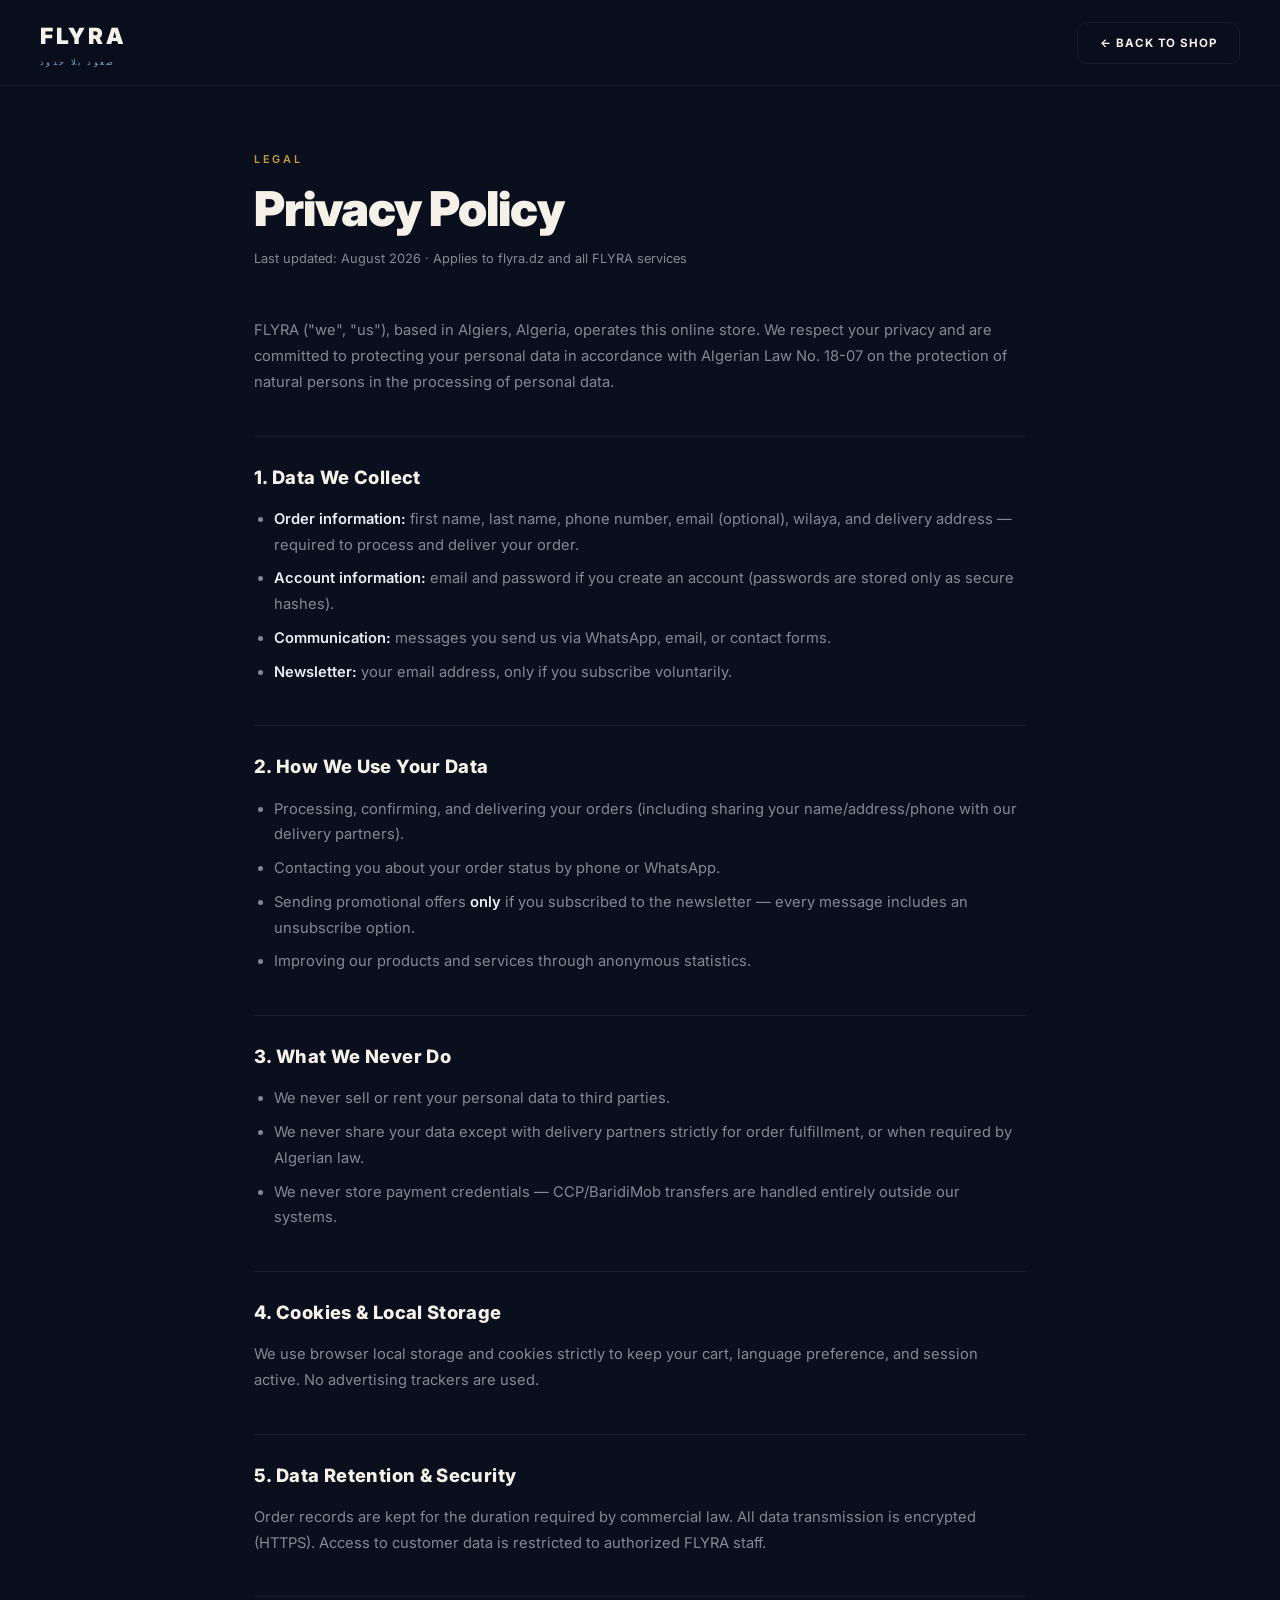
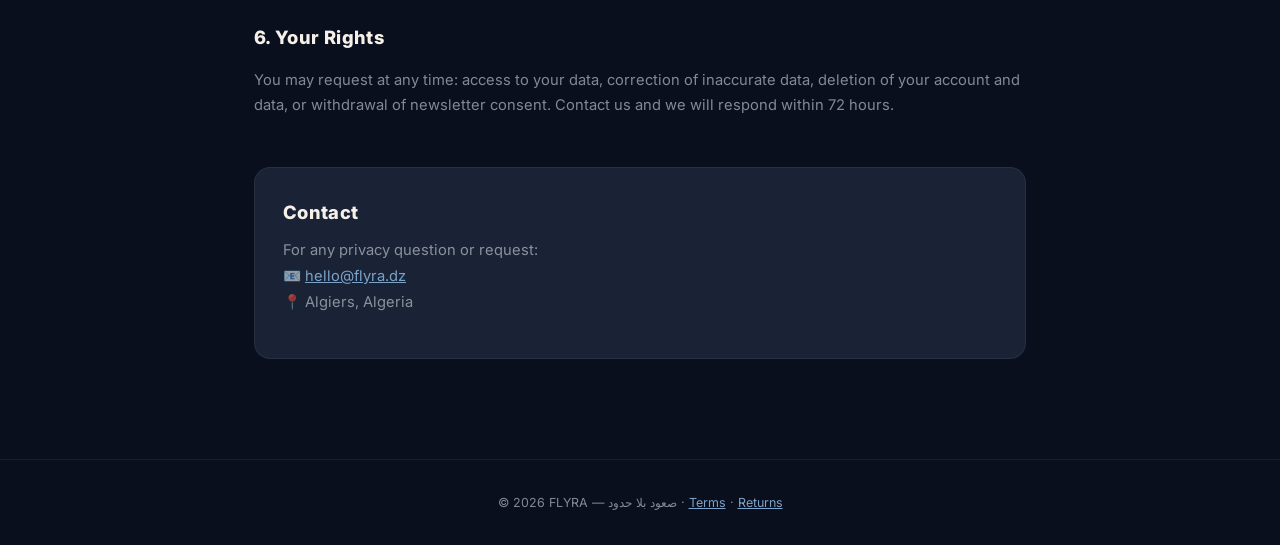
<file: privacy.html>
<!DOCTYPE html>
<html lang="en" dir="ltr">
<head>
<meta charset="UTF-8">
<meta name="viewport" content="width=device-width, initial-scale=1.0">
<title>Privacy Policy — FLYRA | صعود بلا حدود</title>
<meta name="description" content="FLYRA Privacy Policy — how we collect, use and protect your personal data.">
<link rel="icon" type="image/svg+xml" href="data:image/svg+xml,%3Csvg xmlns='http://www.w3.org/2000/svg' viewBox='0 0 40 40'%3E%3Cdefs%3E%3ClinearGradient id='g' x1='0' y1='0' x2='0.6' y2='1'%3E%3Cstop offset='0%25' stop-color='%23C49B3D'/%3E%3Cstop offset='100%25' stop-color='%237BA3C9'/%3E%3C/linearGradient%3E%3C/defs%3E%3Cpath d='M20 6 L28 16 L20 26 L12 16 Z' fill='url(%23g)'/%3E%3Cpath d='M20 9 L24 16 L20 23 L16 16 Z' fill='%230A0F1E' opacity='.5'/%3E%3Ccircle cx='20' cy='16' r='2' fill='%23C49B3D'/%3E%3C/svg%3E">
<link rel="preconnect" href="https://fonts.googleapis.com">
<link href="https://fonts.googleapis.com/css2?family=Inter:wght@200;300;400;500;600;700;800;900&family=Noto+Sans+Arabic:wght@200;300;400;500;600;700;800&display=swap" rel="stylesheet">
<style>
*{box-sizing:border-box;margin:0;padding:0;}
:root{--midnight:#0A0F1E;--sky:#7BA3C9;--amber:#C49B3D;--cream:#F5F0E8;--raven:#1A2235;--text:#E8EDF2;--subtext:rgba(232,237,242,0.55);--border:rgba(255,255,255,0.06);}
body{background:var(--midnight);color:var(--text);font-family:'Inter',-apple-system,sans-serif;line-height:1.75;-webkit-font-smoothing:antialiased;}
nav{position:sticky;top:0;z-index:100;padding:16px 40px;display:flex;align-items:center;justify-content:space-between;background:rgba(10,15,30,0.92);backdrop-filter:blur(20px);border-bottom:1px solid var(--border);}
.nav-logo{display:flex;align-items:center;gap:12px;text-decoration:none;}
.logo-text{font-size:1.4rem;font-weight:900;letter-spacing:0.12em;color:var(--cream);}
.logo-sub{font-size:0.5rem;letter-spacing:0.3em;text-transform:uppercase;color:var(--sky);display:block;}
.back-btn{padding:10px 22px;background:transparent;border:1px solid var(--border);color:var(--cream);font-size:0.72rem;font-weight:700;letter-spacing:0.08em;border-radius:10px;cursor:pointer;text-decoration:none;font-family:inherit;transition:all 0.2s;}
.back-btn:hover{background:var(--amber);color:var(--midnight);border-color:var(--amber);}
main{max-width:820px;margin:0 auto;padding:64px 24px 100px;}
.page-label{font-size:0.68rem;font-weight:600;letter-spacing:0.25em;text-transform:uppercase;color:var(--amber);margin-bottom:14px;}
h1{font-size:clamp(2rem,5vw,3rem);font-weight:900;letter-spacing:-0.02em;color:var(--cream);line-height:1.1;margin-bottom:12px;}
.updated{font-size:0.8rem;color:var(--subtext);margin-bottom:48px;}
h2{font-size:1.15rem;font-weight:800;color:var(--cream);letter-spacing:0.02em;margin:40px 0 14px;padding-top:24px;border-top:1px solid var(--border);}
p{color:var(--subtext);font-size:0.92rem;margin-bottom:14px;}
ul{color:var(--subtext);font-size:0.92rem;margin:0 0 14px 20px;}
li{margin-bottom:8px;}
strong{color:var(--text);font-weight:600;}
a{color:var(--sky);}
.contact-box{margin-top:48px;padding:28px;background:var(--raven);border:1px solid var(--border);border-radius:16px;}
.contact-box h2{margin:0 0 10px;padding:0;border:none;}
footer{text-align:center;padding:32px;border-top:1px solid var(--border);}
footer p{font-size:0.78rem;margin:0;}
@media(max-width:640px){nav{padding:14px 20px;}main{padding:44px 18px 80px;}}
</style>
</head>
<body>
<nav>
  <a href="/" class="nav-logo"><div><span class="logo-text">FLYRA</span><span class="logo-sub">صعود بلا حدود</span></div></a>
  <a href="/" class="back-btn">← BACK TO SHOP</a>
</nav>

<main>
  <div class="page-label">Legal</div>
  <h1>Privacy Policy</h1>
  <p class="updated">Last updated: August 2026 · Applies to flyra.dz and all FLYRA services</p>

  <p>FLYRA ("we", "us"), based in Algiers, Algeria, operates this online store. We respect your privacy and are committed to protecting your personal data in accordance with Algerian Law No. 18-07 on the protection of natural persons in the processing of personal data.</p>

  <h2>1. Data We Collect</h2>
  <ul>
    <li><strong>Order information:</strong> first name, last name, phone number, email (optional), wilaya, and delivery address — required to process and deliver your order.</li>
    <li><strong>Account information:</strong> email and password if you create an account (passwords are stored only as secure hashes).</li>
    <li><strong>Communication:</strong> messages you send us via WhatsApp, email, or contact forms.</li>
    <li><strong>Newsletter:</strong> your email address, only if you subscribe voluntarily.</li>
  </ul>

  <h2>2. How We Use Your Data</h2>
  <ul>
    <li>Processing, confirming, and delivering your orders (including sharing your name/address/phone with our delivery partners).</li>
    <li>Contacting you about your order status by phone or WhatsApp.</li>
    <li>Sending promotional offers <strong>only</strong> if you subscribed to the newsletter — every message includes an unsubscribe option.</li>
    <li>Improving our products and services through anonymous statistics.</li>
  </ul>

  <h2>3. What We Never Do</h2>
  <ul>
    <li>We never sell or rent your personal data to third parties.</li>
    <li>We never share your data except with delivery partners strictly for order fulfillment, or when required by Algerian law.</li>
    <li>We never store payment credentials — CCP/BaridiMob transfers are handled entirely outside our systems.</li>
  </ul>

  <h2>4. Cookies &amp; Local Storage</h2>
  <p>We use browser local storage and cookies strictly to keep your cart, language preference, and session active. No advertising trackers are used.</p>

  <h2>5. Data Retention &amp; Security</h2>
  <p>Order records are kept for the duration required by commercial law. All data transmission is encrypted (HTTPS). Access to customer data is restricted to authorized FLYRA staff.</p>

  <h2>6. Your Rights</h2>
  <p>You may request at any time: access to your data, correction of inaccurate data, deletion of your account and data, or withdrawal of newsletter consent. Contact us and we will respond within 72 hours.</p>

  <div class="contact-box">
    <h2>Contact</h2>
    <p>For any privacy question or request:<br>
    📧 <a href="mailto:hello@flyra.dz">hello@flyra.dz</a><br>
    📍 Algiers, Algeria</p>
  </div>
</main>

<footer><p>© 2026 FLYRA — صعود بلا حدود · <a href="terms.html">Terms</a> · <a href="returns.html">Returns</a></p></footer>
</body>
</html>
</file>
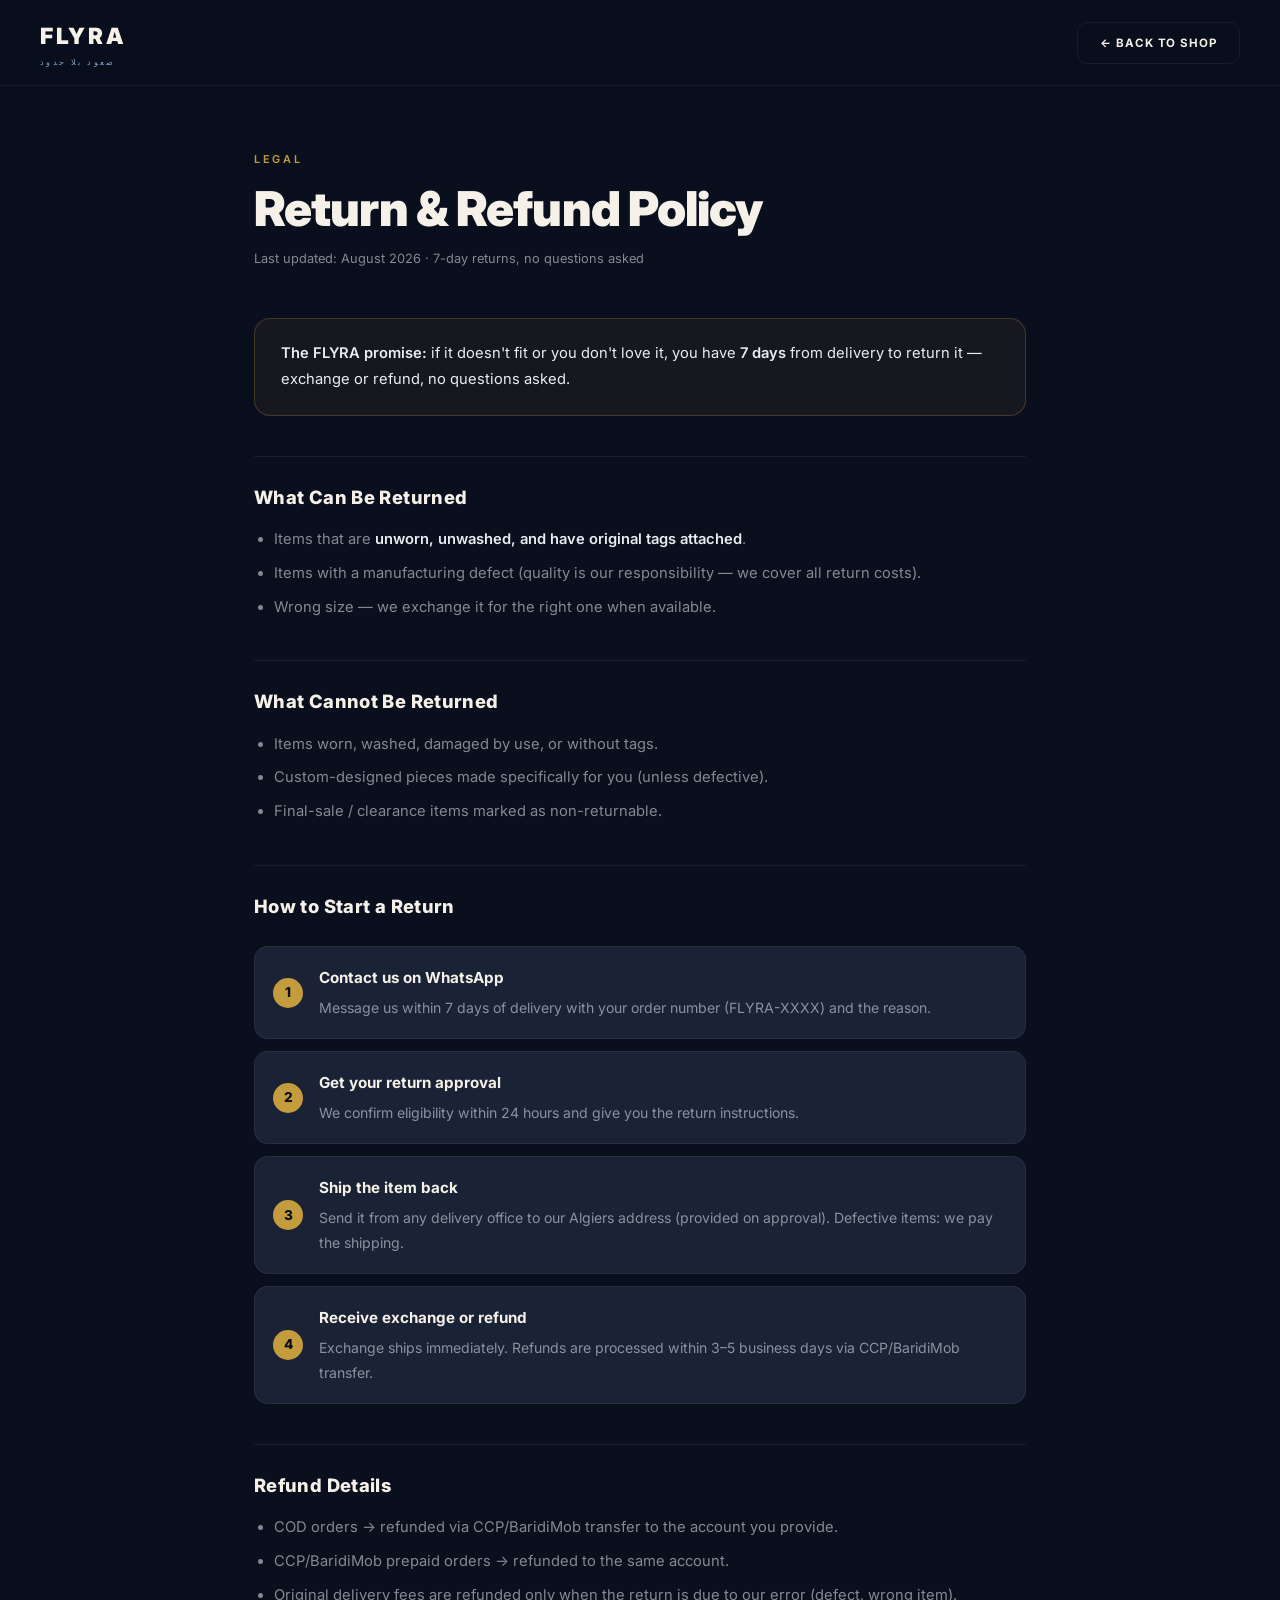
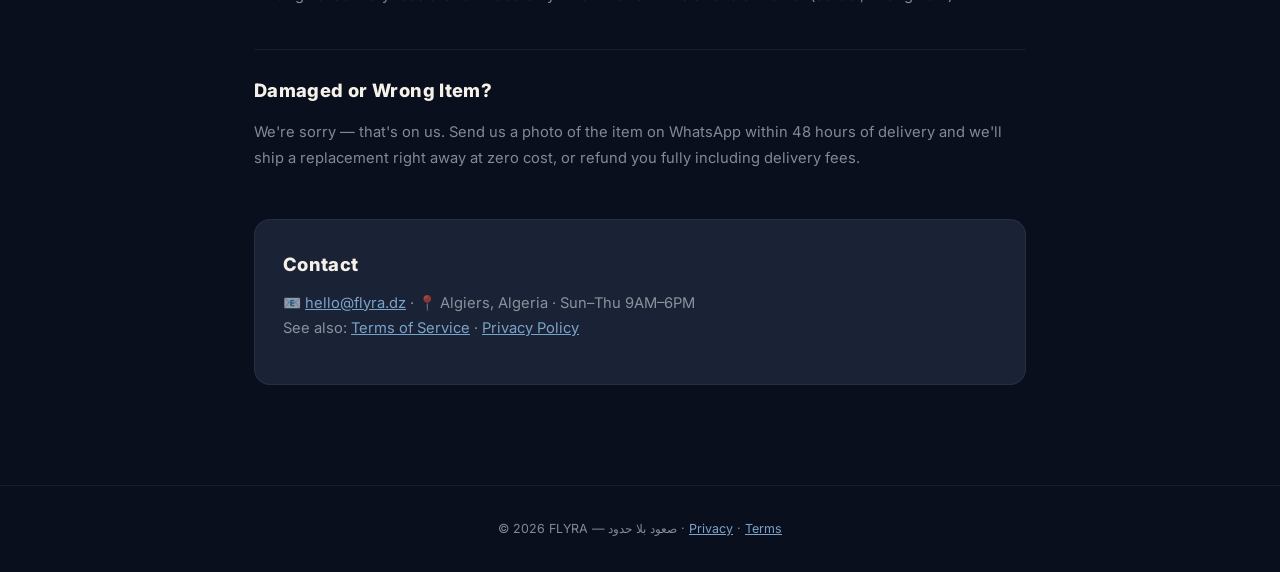
<file: returns.html>
<!DOCTYPE html>
<html lang="en" dir="ltr">
<head>
<meta charset="UTF-8">
<meta name="viewport" content="width=device-width, initial-scale=1.0">
<title>Return &amp; Refund Policy — FLYRA | صعود بلا حدود</title>
<meta name="description" content="FLYRA Return and Refund Policy — 7-day returns, exchanges and refunds in Algeria.">
<link rel="icon" type="image/svg+xml" href="data:image/svg+xml,%3Csvg xmlns='http://www.w3.org/2000/svg' viewBox='0 0 40 40'%3E%3Cdefs%3E%3ClinearGradient id='g' x1='0' y1='0' x2='0.6' y2='1'%3E%3Cstop offset='0%25' stop-color='%23C49B3D'/%3E%3Cstop offset='100%25' stop-color='%237BA3C9'/%3E%3C/linearGradient%3E%3C/defs%3E%3Cpath d='M20 6 L28 16 L20 26 L12 16 Z' fill='url(%23g)'/%3E%3Cpath d='M20 9 L24 16 L20 23 L16 16 Z' fill='%230A0F1E' opacity='.5'/%3E%3Ccircle cx='20' cy='16' r='2' fill='%23C49B3D'/%3E%3C/svg%3E">
<link rel="preconnect" href="https://fonts.googleapis.com">
<link href="https://fonts.googleapis.com/css2?family=Inter:wght@200;300;400;500;600;700;800;900&family=Noto+Sans+Arabic:wght@200;300;400;500;600;700;800&display=swap" rel="stylesheet">
<style>
*{box-sizing:border-box;margin:0;padding:0;}
:root{--midnight:#0A0F1E;--sky:#7BA3C9;--amber:#C49B3D;--cream:#F5F0E8;--raven:#1A2235;--text:#E8EDF2;--subtext:rgba(232,237,242,0.55);--border:rgba(255,255,255,0.06);}
body{background:var(--midnight);color:var(--text);font-family:'Inter',-apple-system,sans-serif;line-height:1.75;-webkit-font-smoothing:antialiased;}
nav{position:sticky;top:0;z-index:100;padding:16px 40px;display:flex;align-items:center;justify-content:space-between;background:rgba(10,15,30,0.92);backdrop-filter:blur(20px);border-bottom:1px solid var(--border);}
.nav-logo{display:flex;align-items:center;gap:12px;text-decoration:none;}
.logo-text{font-size:1.4rem;font-weight:900;letter-spacing:0.12em;color:var(--cream);}
.logo-sub{font-size:0.5rem;letter-spacing:0.3em;text-transform:uppercase;color:var(--sky);display:block;}
.back-btn{padding:10px 22px;background:transparent;border:1px solid var(--border);color:var(--cream);font-size:0.72rem;font-weight:700;letter-spacing:0.08em;border-radius:10px;cursor:pointer;text-decoration:none;font-family:inherit;transition:all 0.2s;}
.back-btn:hover{background:var(--amber);color:var(--midnight);border-color:var(--amber);}
main{max-width:820px;margin:0 auto;padding:64px 24px 100px;}
.page-label{font-size:0.68rem;font-weight:600;letter-spacing:0.25em;text-transform:uppercase;color:var(--amber);margin-bottom:14px;}
h1{font-size:clamp(2rem,5vw,3rem);font-weight:900;letter-spacing:-0.02em;color:var(--cream);line-height:1.1;margin-bottom:12px;}
.updated{font-size:0.8rem;color:var(--subtext);margin-bottom:48px;}
h2{font-size:1.15rem;font-weight:800;color:var(--cream);letter-spacing:0.02em;margin:40px 0 14px;padding-top:24px;border-top:1px solid var(--border);}
p{color:var(--subtext);font-size:0.92rem;margin-bottom:14px;}
ul{color:var(--subtext);font-size:0.92rem;margin:0 0 14px 20px;}
ol{color:var(--subtext);font-size:0.92rem;margin:0 0 14px 20px;}
li{margin-bottom:8px;}
strong{color:var(--text);font-weight:600;}
a{color:var(--sky);}
.steps{counter-reset:step;margin:24px 0;}
.step{position:relative;padding:18px 22px 18px 64px;background:var(--raven);border:1px solid var(--border);border-radius:14px;margin-bottom:12px;}
.step::before{counter-increment:step;content:counter(step);position:absolute;left:18px;top:50%;transform:translateY(-50%);width:30px;height:30px;background:var(--amber);color:var(--midnight);font-weight:800;font-size:0.85rem;border-radius:50%;display:flex;align-items:center;justify-content:center;}
.step-title{font-weight:700;color:var(--cream);font-size:0.95rem;margin-bottom:4px;}
.step-desc{color:var(--subtext);font-size:0.88rem;margin:0;}
.highlight-box{padding:22px 26px;background:rgba(196,155,61,0.07);border:1px solid rgba(196,155,61,0.25);border-radius:16px;margin:28px 0;}
.highlight-box p{margin:0;color:var(--text);}
.contact-box{margin-top:48px;padding:28px;background:var(--raven);border:1px solid var(--border);border-radius:16px;}
.contact-box h2{margin:0 0 10px;padding:0;border:none;}
footer{text-align:center;padding:32px;border-top:1px solid var(--border);}
footer p{font-size:0.78rem;margin:0;}
@media(max-width:640px){nav{padding:14px 20px;}main{padding:44px 18px 80px;}}
</style>
</head>
<body>
<nav>
  <a href="/" class="nav-logo"><div><span class="logo-text">FLYRA</span><span class="logo-sub">صعود بلا حدود</span></div></a>
  <a href="/" class="back-btn">← BACK TO SHOP</a>
</nav>

<main>
  <div class="page-label">Legal</div>
  <h1>Return &amp; Refund Policy</h1>
  <p class="updated">Last updated: August 2026 · 7-day returns, no questions asked</p>

  <div class="highlight-box">
    <p><strong>The FLYRA promise:</strong> if it doesn't fit or you don't love it, you have <strong>7 days</strong> from delivery to return it — exchange or refund, no questions asked.</p>
  </div>

  <h2>What Can Be Returned</h2>
  <ul>
    <li>Items that are <strong>unworn, unwashed, and have original tags attached</strong>.</li>
    <li>Items with a manufacturing defect (quality is our responsibility — we cover all return costs).</li>
    <li>Wrong size — we exchange it for the right one when available.</li>
  </ul>

  <h2>What Cannot Be Returned</h2>
  <ul>
    <li>Items worn, washed, damaged by use, or without tags.</li>
    <li>Custom-designed pieces made specifically for you (unless defective).</li>
    <li>Final-sale / clearance items marked as non-returnable.</li>
  </ul>

  <h2>How to Start a Return</h2>
  <div class="steps">
    <div class="step"><div class="step-title">Contact us on WhatsApp</div><p class="step-desc">Message us within 7 days of delivery with your order number (FLYRA-XXXX) and the reason.</p></div>
    <div class="step"><div class="step-title">Get your return approval</div><p class="step-desc">We confirm eligibility within 24 hours and give you the return instructions.</p></div>
    <div class="step"><div class="step-title">Ship the item back</div><p class="step-desc">Send it from any delivery office to our Algiers address (provided on approval). Defective items: we pay the shipping.</p></div>
    <div class="step"><div class="step-title">Receive exchange or refund</div><p class="step-desc">Exchange ships immediately. Refunds are processed within 3–5 business days via CCP/BaridiMob transfer.</p></div>
  </div>

  <h2>Refund Details</h2>
  <ul>
    <li>COD orders → refunded via CCP/BaridiMob transfer to the account you provide.</li>
    <li>CCP/BaridiMob prepaid orders → refunded to the same account.</li>
    <li>Original delivery fees are refunded only when the return is due to our error (defect, wrong item).</li>
  </ul>

  <h2>Damaged or Wrong Item?</h2>
  <p>We're sorry — that's on us. Send us a photo of the item on WhatsApp within 48 hours of delivery and we'll ship a replacement right away at zero cost, or refund you fully including delivery fees.</p>

  <div class="contact-box">
    <h2>Contact</h2>
    <p>📧 <a href="mailto:hello@flyra.dz">hello@flyra.dz</a> · 📍 Algiers, Algeria · Sun–Thu 9AM–6PM<br>
    See also: <a href="terms.html">Terms of Service</a> · <a href="privacy.html">Privacy Policy</a></p>
  </div>
</main>

<footer><p>© 2026 FLYRA — صعود بلا حدود · <a href="privacy.html">Privacy</a> · <a href="terms.html">Terms</a></p></footer>
</body>
</html>
</file>
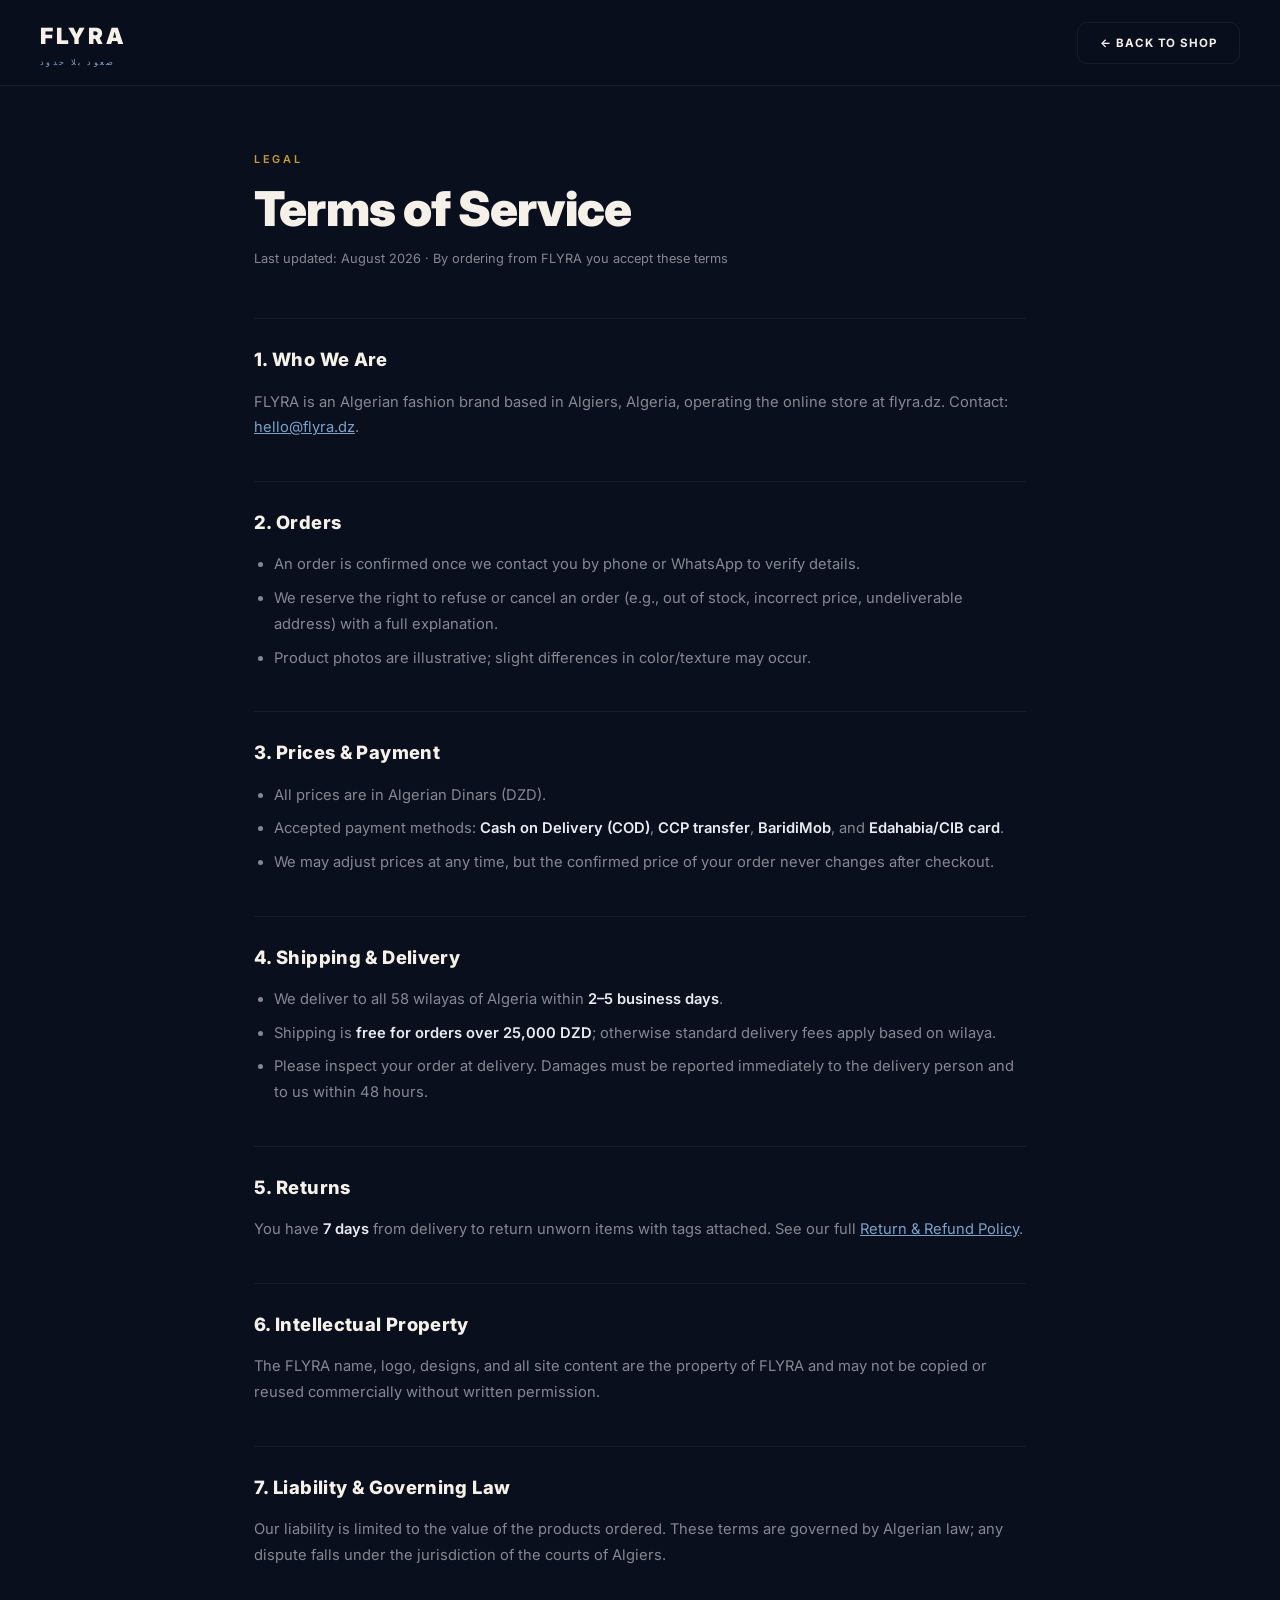
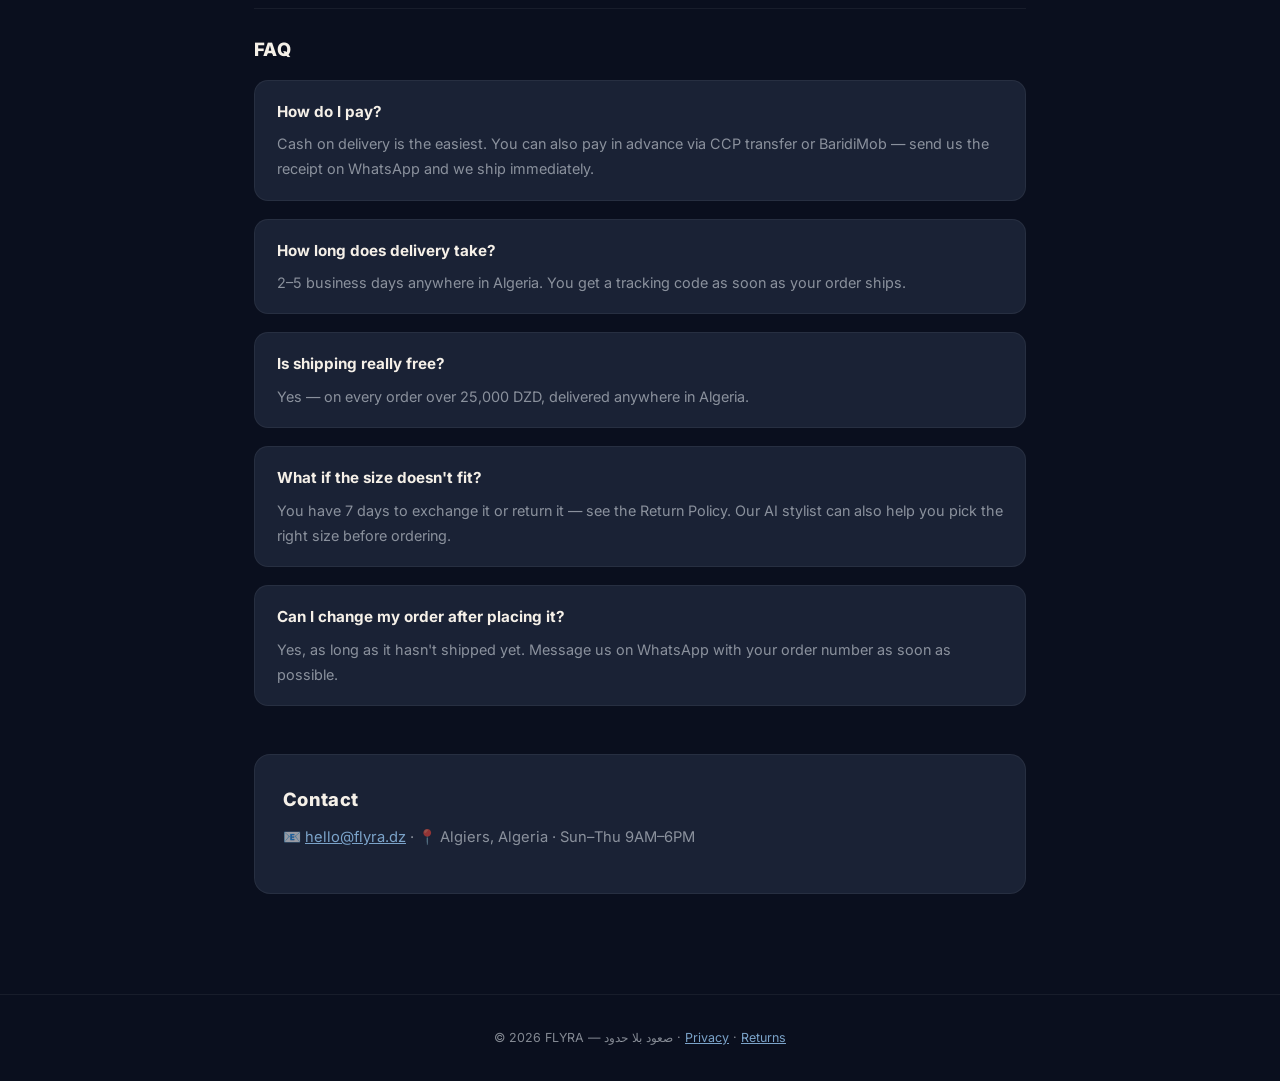
<file: terms.html>
<!DOCTYPE html>
<html lang="en" dir="ltr">
<head>
<meta charset="UTF-8">
<meta name="viewport" content="width=device-width, initial-scale=1.0">
<title>Terms of Service — FLYRA | صعود بلا حدود</title>
<meta name="description" content="FLYRA Terms of Service — orders, payments, shipping and use of our store.">
<link rel="icon" type="image/svg+xml" href="data:image/svg+xml,%3Csvg xmlns='http://www.w3.org/2000/svg' viewBox='0 0 40 40'%3E%3Cdefs%3E%3ClinearGradient id='g' x1='0' y1='0' x2='0.6' y2='1'%3E%3Cstop offset='0%25' stop-color='%23C49B3D'/%3E%3Cstop offset='100%25' stop-color='%237BA3C9'/%3E%3C/linearGradient%3E%3C/defs%3E%3Cpath d='M20 6 L28 16 L20 26 L12 16 Z' fill='url(%23g)'/%3E%3Cpath d='M20 9 L24 16 L20 23 L16 16 Z' fill='%230A0F1E' opacity='.5'/%3E%3Ccircle cx='20' cy='16' r='2' fill='%23C49B3D'/%3E%3C/svg%3E">
<link rel="preconnect" href="https://fonts.googleapis.com">
<link href="https://fonts.googleapis.com/css2?family=Inter:wght@200;300;400;500;600;700;800;900&family=Noto+Sans+Arabic:wght@200;300;400;500;600;700;800&display=swap" rel="stylesheet">
<style>
*{box-sizing:border-box;margin:0;padding:0;}
:root{--midnight:#0A0F1E;--sky:#7BA3C9;--amber:#C49B3D;--cream:#F5F0E8;--raven:#1A2235;--text:#E8EDF2;--subtext:rgba(232,237,242,0.55);--border:rgba(255,255,255,0.06);}
body{background:var(--midnight);color:var(--text);font-family:'Inter',-apple-system,sans-serif;line-height:1.75;-webkit-font-smoothing:antialiased;}
nav{position:sticky;top:0;z-index:100;padding:16px 40px;display:flex;align-items:center;justify-content:space-between;background:rgba(10,15,30,0.92);backdrop-filter:blur(20px);border-bottom:1px solid var(--border);}
.nav-logo{display:flex;align-items:center;gap:12px;text-decoration:none;}
.logo-text{font-size:1.4rem;font-weight:900;letter-spacing:0.12em;color:var(--cream);}
.logo-sub{font-size:0.5rem;letter-spacing:0.3em;text-transform:uppercase;color:var(--sky);display:block;}
.back-btn{padding:10px 22px;background:transparent;border:1px solid var(--border);color:var(--cream);font-size:0.72rem;font-weight:700;letter-spacing:0.08em;border-radius:10px;cursor:pointer;text-decoration:none;font-family:inherit;transition:all 0.2s;}
.back-btn:hover{background:var(--amber);color:var(--midnight);border-color:var(--amber);}
main{max-width:820px;margin:0 auto;padding:64px 24px 100px;}
.page-label{font-size:0.68rem;font-weight:600;letter-spacing:0.25em;text-transform:uppercase;color:var(--amber);margin-bottom:14px;}
h1{font-size:clamp(2rem,5vw,3rem);font-weight:900;letter-spacing:-0.02em;color:var(--cream);line-height:1.1;margin-bottom:12px;}
.updated{font-size:0.8rem;color:var(--subtext);margin-bottom:48px;}
h2{font-size:1.15rem;font-weight:800;color:var(--cream);letter-spacing:0.02em;margin:40px 0 14px;padding-top:24px;border-top:1px solid var(--border);}
p{color:var(--subtext);font-size:0.92rem;margin-bottom:14px;}
ul{color:var(--subtext);font-size:0.92rem;margin:0 0 14px 20px;}
li{margin-bottom:8px;}
strong{color:var(--text);font-weight:600;}
a{color:var(--sky);}
.faq-item{margin-bottom:18px;padding:18px 22px;background:var(--raven);border:1px solid var(--border);border-radius:14px;}
.faq-q{font-weight:700;color:var(--cream);font-size:0.95rem;margin-bottom:6px;}
.faq-a{color:var(--subtext);font-size:0.9rem;margin:0;}
.contact-box{margin-top:48px;padding:28px;background:var(--raven);border:1px solid var(--border);border-radius:16px;}
.contact-box h2{margin:0 0 10px;padding:0;border:none;}
footer{text-align:center;padding:32px;border-top:1px solid var(--border);}
footer p{font-size:0.78rem;margin:0;}
@media(max-width:640px){nav{padding:14px 20px;}main{padding:44px 18px 80px;}}
</style>
</head>
<body>
<nav>
  <a href="/" class="nav-logo"><div><span class="logo-text">FLYRA</span><span class="logo-sub">صعود بلا حدود</span></div></a>
  <a href="/" class="back-btn">← BACK TO SHOP</a>
</nav>

<main>
  <div class="page-label">Legal</div>
  <h1>Terms of Service</h1>
  <p class="updated">Last updated: August 2026 · By ordering from FLYRA you accept these terms</p>

  <h2>1. Who We Are</h2>
  <p>FLYRA is an Algerian fashion brand based in Algiers, Algeria, operating the online store at flyra.dz. Contact: <a href="mailto:hello@flyra.dz">hello@flyra.dz</a>.</p>

  <h2>2. Orders</h2>
  <ul>
    <li>An order is confirmed once we contact you by phone or WhatsApp to verify details.</li>
    <li>We reserve the right to refuse or cancel an order (e.g., out of stock, incorrect price, undeliverable address) with a full explanation.</li>
    <li>Product photos are illustrative; slight differences in color/texture may occur.</li>
  </ul>

  <h2>3. Prices &amp; Payment</h2>
  <ul>
    <li>All prices are in Algerian Dinars (DZD).</li>
    <li>Accepted payment methods: <strong>Cash on Delivery (COD)</strong>, <strong>CCP transfer</strong>, <strong>BaridiMob</strong>, and <strong>Edahabia/CIB card</strong>.</li>
    <li>We may adjust prices at any time, but the confirmed price of your order never changes after checkout.</li>
  </ul>

  <h2>4. Shipping &amp; Delivery</h2>
  <ul>
    <li>We deliver to all 58 wilayas of Algeria within <strong>2–5 business days</strong>.</li>
    <li>Shipping is <strong>free for orders over 25,000 DZD</strong>; otherwise standard delivery fees apply based on wilaya.</li>
    <li>Please inspect your order at delivery. Damages must be reported immediately to the delivery person and to us within 48 hours.</li>
  </ul>

  <h2>5. Returns</h2>
  <p>You have <strong>7 days</strong> from delivery to return unworn items with tags attached. See our full <a href="returns.html">Return &amp; Refund Policy</a>.</p>

  <h2>6. Intellectual Property</h2>
  <p>The FLYRA name, logo, designs, and all site content are the property of FLYRA and may not be copied or reused commercially without written permission.</p>

  <h2>7. Liability &amp; Governing Law</h2>
  <p>Our liability is limited to the value of the products ordered. These terms are governed by Algerian law; any dispute falls under the jurisdiction of the courts of Algiers.</p>

  <h2 id="faq">FAQ</h2>
  <div class="faq-item"><div class="faq-q">How do I pay?</div><p class="faq-a">Cash on delivery is the easiest. You can also pay in advance via CCP transfer or BaridiMob — send us the receipt on WhatsApp and we ship immediately.</p></div>
  <div class="faq-item"><div class="faq-q">How long does delivery take?</div><p class="faq-a">2–5 business days anywhere in Algeria. You get a tracking code as soon as your order ships.</p></div>
  <div class="faq-item"><div class="faq-q">Is shipping really free?</div><p class="faq-a">Yes — on every order over 25,000 DZD, delivered anywhere in Algeria.</p></div>
  <div class="faq-item"><div class="faq-q">What if the size doesn't fit?</div><p class="faq-a">You have 7 days to exchange it or return it — see the Return Policy. Our AI stylist can also help you pick the right size before ordering.</p></div>
  <div class="faq-item"><div class="faq-q">Can I change my order after placing it?</div><p class="faq-a">Yes, as long as it hasn't shipped yet. Message us on WhatsApp with your order number as soon as possible.</p></div>

  <div class="contact-box">
    <h2>Contact</h2>
    <p>📧 <a href="mailto:hello@flyra.dz">hello@flyra.dz</a> · 📍 Algiers, Algeria · Sun–Thu 9AM–6PM</p>
  </div>
</main>

<footer><p>© 2026 FLYRA — صعود بلا حدود · <a href="privacy.html">Privacy</a> · <a href="returns.html">Returns</a></p></footer>
</body>
</html>
</file>
